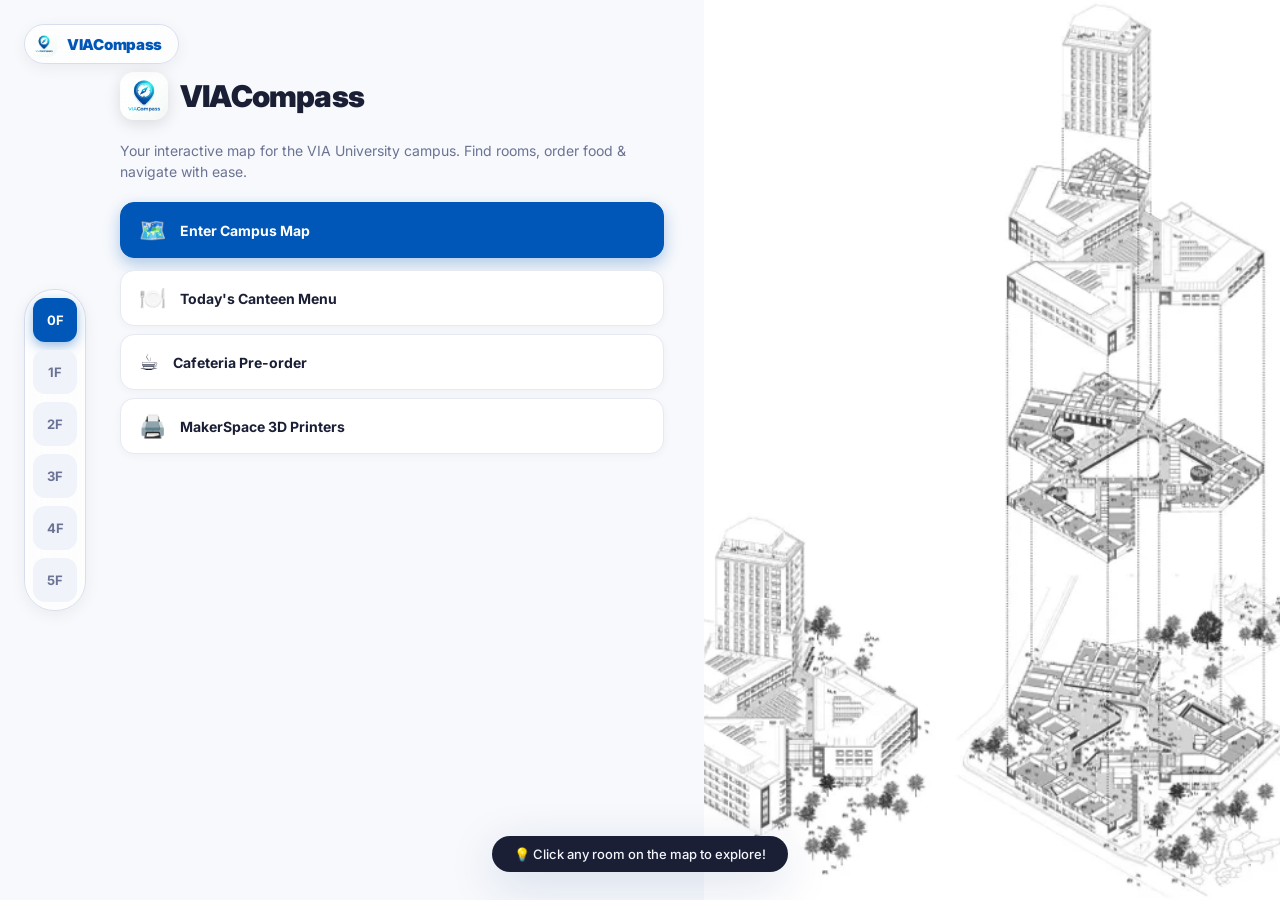
<file: index.html>
<!DOCTYPE html>
<html lang="en">
<head>
    <meta charset="UTF-8">
    <meta name="viewport" content="width=device-width, initial-scale=1.0, maximum-scale=1.0, user-scalable=no">
    <title>VIA Campus Map — Interactive Guide</title>
    <meta name="description" content="Interactive floor map for VIA University College Horsens — find rooms, check availability, order food, and get directions.">
    <link rel="preconnect" href="https://fonts.googleapis.com">
    <link rel="preconnect" href="https://fonts.gstatic.com" crossorigin>
    <link href="https://fonts.googleapis.com/css2?family=Inter:wght@300;400;500;600;700;800&display=swap" rel="stylesheet">
    <link rel="icon" type="image/png" href="viacompass_logo.png">
    <link rel="stylesheet" href="style.css">
</head>
<body>

<!-- ============================================================
     WELCOME / SPLASH SCREEN
============================================================ -->
<div class="welcome-screen" id="welcomeScreen">
    <div class="welcome-content">
        <div class="welcome-branding">
            <img src="viacompass_logo.png" alt="VIACompass Logo" class="welcome-logo">
            <h1>VIACompass</h1>
        </div>
        <p class="welcome-subtitle">Your interactive map for the VIA University campus. Find rooms, order food &amp; navigate with ease.</p>
        
        <div class="welcome-features">
            <button id="featMap" class="feat-card primary">
                <span class="feat-icon">🗺️</span>
                <span class="feat-text">Enter Campus Map</span>
            </button>
            <button id="featCanteen" class="feat-card">
                <span class="feat-icon">🍽️</span>
                <span class="feat-text">Today's Canteen Menu</span>
            </button>
            <button id="featCafe" class="feat-card">
                <span class="feat-icon">☕</span>
                <span class="feat-text">Cafeteria Pre-order</span>
            </button>
            <button id="featMaker" class="feat-card">
                <span class="feat-icon">🖨️</span>
                <span class="feat-text">MakerSpace 3D Printers</span>
            </button>
        </div>
    </div>
    <img src="image.png" alt="VIA Campus" class="welcome-bg">
</div>

<!-- ============================================================
     MAIN LAYOUT (Fullscreen Map)
============================================================ -->
<div class="app-layout">

    <!-- CENTER: MAP CANVAS -->
    <main class="map-area" id="mapArea">
        
        <!-- APP BRANDING ON MAP -->
        <div class="map-branding" id="mapBranding">
            <img src="viacompass_logo.png" alt="VIACompass">
            <span style="font-weight:900;letter-spacing:-0.3px;">VIACompass</span>
        </div>

        <!-- FLOATING FLOOR SELECTOR -->
        <div class="floating-floor-nav" id="floorList">
            <button class="floor-btn" data-floor="0">0F</button>
            <button class="floor-btn" data-floor="1">1F</button>
            <button class="floor-btn" data-floor="2">2F</button>
            <button class="floor-btn" data-floor="3">3F</button>
            <button class="floor-btn" data-floor="4">4F</button>
            <button class="floor-btn" data-floor="5">5F</button>
        </div>

        <!-- FLOATING ACTION BAR -->
        <div class="fab-bar">
            <button class="fab-btn quick-btn" data-action="group" title="Group Rooms">👥</button>
            <button class="fab-btn quick-btn" data-action="classrooms" title="Classrooms">🎓</button>
            <button class="fab-btn quick-btn" data-action="creative" title="Creative Spaces">🎨</button>
            <button class="fab-btn quick-btn" data-action="directions" id="fabDirToggle" title="Directions">🧭</button>
        </div>

        <!-- FLOATING DIRECTIONS BOX -->
        <div class="floating-dir-box hidden" id="floatDirBox">
            <h3>Directions</h3>
            <div class="dir-form">
                <input type="text" id="dirTo" placeholder="Where to? (e.g. C502)" autocomplete="off" />
                <button class="dir-go-btn" id="dirGoBtn">Go</button>
            </div>
            <div class="dir-result" id="dirResult" style="display:none;"></div>
        </div>

        <div class="floor-label-badge" id="floorLabelBadge">1st Floor</div>
        <div class="map-wrapper" id="mapWrapper">
            <svg id="floorSvg" viewBox="0 0 900 620" preserveAspectRatio="xMidYMid meet">
                <!-- Drawn dynamically by map.js -->
            </svg>
            <!-- Hover Tooltip -->
            <div class="map-tooltip hidden" id="mapTooltip"></div>
        </div>
    </main>

    <!-- RIGHT PANEL: Info / Details -->
    <aside class="sidebar-right" id="sidebarRight">
        <button class="panel-close" id="panelClose">✕</button>
        <div id="panelContent">
            <!-- Filled dynamically -->
            <div class="panel-welcome">
                <div class="welcome-icon">🗺️</div>
                <h2>Welcome to VIA Campus</h2>
                <p>Click any room or area on the map to see details, availability, menus, and more.</p>
                <div class="stats-row">
                    <div class="stat-card">
                        <div class="stat-num" id="statAvail">12</div>
                        <div class="stat-lbl">Rooms Free</div>
                    </div>
                    <div class="stat-card">
                        <div class="stat-num" id="statOccupied">8</div>
                        <div class="stat-lbl">Occupied</div>
                    </div>
                    <div class="stat-card">
                        <div class="stat-num">3</div>
                        <div class="stat-lbl">Events Today</div>
                    </div>
                </div>
            </div>
        </div>
    </aside>
</div>

<!-- ============================================================
     EVENTS MODAL
============================================================ -->
<div class="modal-overlay hidden" id="eventsModal">
    <div class="modal-box">
        <button class="modal-close" id="eventsModalClose">✕</button>
        <h2>📅 Upcoming Events</h2>
        <div class="events-list">
            <div class="event-card">
                <div class="event-date">Today, 12:00</div>
                <div class="event-title">Tech Talk: AI in Healthcare</div>
                <div class="event-loc">📍 Auditorium A, Floor 1</div>
                <div class="event-tags"><span class="tag tag-open">Open to all</span></div>
            </div>
            <div class="event-card">
                <div class="event-date">Today, 15:00</div>
                <div class="event-title">Robotics Club Meeting</div>
                <div class="event-loc">📍 MakerSpace, Floor 1</div>
                <div class="event-tags"><span class="tag tag-club">Club</span></div>
            </div>
            <div class="event-card">
                <div class="event-date">Tomorrow, 09:00</div>
                <div class="event-title">Guest Lecture: Sustainable Engineering</div>
                <div class="event-loc">📍 Auditorium B, Floor 1</div>
                <div class="event-tags"><span class="tag tag-open">Open to all</span></div>
            </div>
            <div class="event-card">
                <div class="event-date">Fri, 18:00</div>
                <div class="event-title">International Food Festival</div>
                <div class="event-loc">📍 Canteen, Floor 1</div>
                <div class="event-tags"><span class="tag tag-open">Open to all</span><span class="tag tag-free">Free</span></div>
            </div>
            <div class="event-card">
                <div class="event-date">Sat, 10:00</div>
                <div class="event-title">Hackathon 2026 — "Build for Good"</div>
                <div class="event-loc">📍 Multiple floors</div>
                <div class="event-tags"><span class="tag tag-open">Open to all</span><span class="tag tag-free">Register</span></div>
            </div>
        </div>
    </div>
</div>

<!-- ============================================================
     NOTIFICATION TOAST
============================================================ -->
<div class="toast hidden" id="toast"></div>

<script src="data.js"></script>
<script src="map.js"></script>
<script src="app.js"></script>
</body>
</html>
</file>
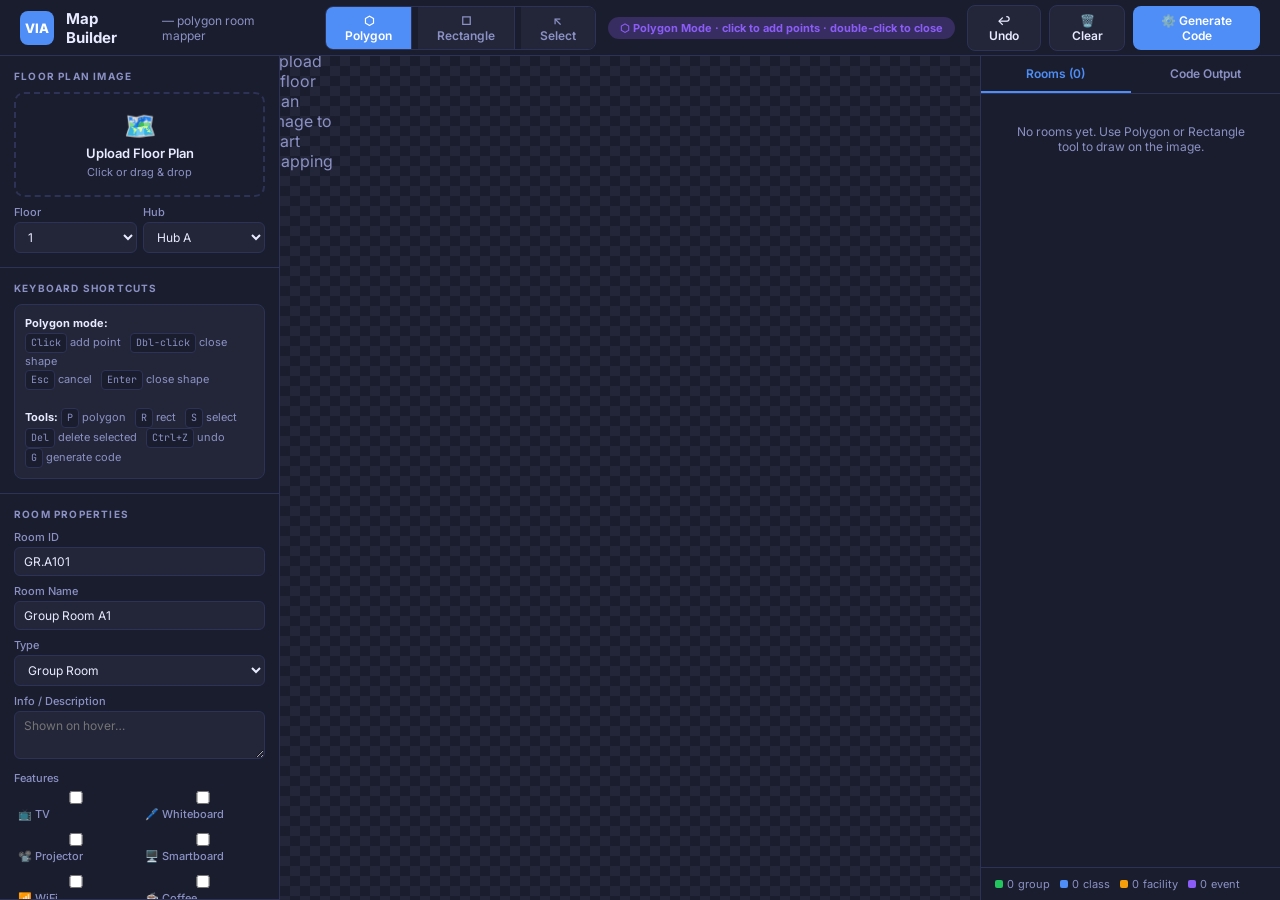
<file: builder.html>
<!DOCTYPE html>
<html lang="en">
<head>
<meta charset="UTF-8">
<meta name="viewport" content="width=device-width, initial-scale=1.0">
<title>VIA Map Builder — Polygon Room Mapper</title>
<link href="https://fonts.googleapis.com/css2?family=Inter:wght@300;400;500;600;700;800&family=JetBrains+Mono:wght@400;600&display=swap" rel="stylesheet">
<style>
:root {
    --bg:#0F1117;--surface:#1A1D2E;--surface2:#232639;--border:#2D3256;
    --text:#E8EAFF;--text-soft:#8B91C4;--blue:#4F8EF7;--blue-d:#3A75E0;
    --green:#22C55E;--red:#EF4444;--amber:#F59E0B;--purple:#8B5CF6;
    --radius:10px;
}
*,*::before,*::after{box-sizing:border-box;margin:0;padding:0;}
html,body{height:100%;font-family:'Inter',sans-serif;background:var(--bg);color:var(--text);overflow:hidden;}
button{cursor:pointer;font-family:inherit;border:none;outline:none;}
input,select,textarea{font-family:inherit;}

.app{display:grid;grid-template-rows:56px 1fr;grid-template-columns:280px 1fr 300px;height:100vh;}

/* ── HEADER ── */
header{
    grid-column:1/-1;background:var(--surface);border-bottom:1px solid var(--border);
    display:flex;align-items:center;padding:0 20px;gap:12px;
}
.logo{background:var(--blue);color:#fff;width:34px;height:34px;border-radius:8px;
    display:flex;align-items:center;justify-content:center;font-weight:800;font-size:13px;flex-shrink:0;}
header h1{font-size:15px;font-weight:700;}
.header-actions{margin-left:auto;display:flex;gap:8px;align-items:center;}

/* draw tools */
.draw-tools{display:flex;gap:0;border:1px solid var(--border);border-radius:8px;overflow:hidden;}
.draw-tool{padding:6px 14px;background:var(--surface2);color:var(--text-soft);font-size:12px;font-weight:600;
    border-right:1px solid var(--border);transition:.15s;}
.draw-tool:last-child{border-right:none;}
.draw-tool:hover{background:var(--surface);color:var(--text);}
.draw-tool.active{background:var(--blue);color:#fff;}

.btn{padding:7px 14px;border-radius:8px;font-size:12px;font-weight:600;transition:.15s;display:flex;align-items:center;gap:5px;}
.btn-primary{background:var(--blue);color:#fff;}.btn-primary:hover{background:var(--blue-d);}
.btn-ghost{background:var(--surface2);color:var(--text);border:1px solid var(--border);}.btn-ghost:hover{border-color:var(--blue);color:var(--blue);}

/* status pill */
.status-pill{padding:4px 12px;border-radius:20px;font-size:11px;font-weight:700;flex-shrink:0;}
.status-poly{background:rgba(139,92,246,.25);color:var(--purple);}
.status-rect{background:rgba(79,142,247,.2);color:var(--blue);}
.status-select{background:rgba(34,197,94,.2);color:var(--green);}

/* ── LEFT SIDEBAR ── */
.sidebar-left{background:var(--surface);border-right:1px solid var(--border);
    display:flex;flex-direction:column;overflow:hidden;}
.section{padding:14px;border-bottom:1px solid var(--border);}
.section.scroll{flex:1;overflow-y:auto;}
.section-label{font-size:10px;font-weight:700;letter-spacing:1.2px;color:var(--text-soft);margin-bottom:10px;text-transform:uppercase;}

.upload-zone{border:2px dashed var(--border);border-radius:var(--radius);padding:16px;
    text-align:center;cursor:pointer;transition:.15s;}
.upload-zone:hover,.upload-zone.drag{border-color:var(--blue);background:rgba(79,142,247,.05);}
.upload-zone p{font-size:11px;color:var(--text-soft);margin-top:4px;}
#fileInput{display:none;}

.field{margin-bottom:8px;}
.field label{display:block;font-size:11px;color:var(--text-soft);font-weight:500;margin-bottom:3px;}
.field input,.field select,.field textarea{
    width:100%;background:var(--surface2);border:1px solid var(--border);
    border-radius:6px;padding:6px 9px;font-size:12px;color:var(--text);transition:border-color .15s;}
.field input:focus,.field select:focus,.field textarea:focus{outline:none;border-color:var(--blue);}
.field textarea{resize:vertical;min-height:48px;}

.feature-grid{display:grid;grid-template-columns:1fr 1fr;gap:3px;}
.feat-cb{display:flex;align-items:center;gap:5px;font-size:11px;cursor:pointer;padding:3px 4px;border-radius:4px;}
.feat-cb:hover{background:var(--surface2);}
.feat-cb input{accent-color:var(--blue);}

/* hint box */
.hint-box{background:var(--surface2);border:1px solid var(--border);border-radius:8px;
    padding:10px;font-size:11px;color:var(--text-soft);line-height:1.6;}
.hint-box b{color:var(--text);}
.hint-box .key{display:inline-block;background:var(--surface);border:1px solid var(--border);
    border-radius:4px;padding:1px 5px;font-size:10px;font-family:'JetBrains Mono',monospace;}

/* ── CANVAS ── */
.canvas-area{position:relative;overflow:auto;
    background:repeating-conic-gradient(var(--surface) 0% 25%,var(--surface2) 0% 50%) 0 0/20px 20px;
    display:flex;align-items:flex-start;justify-content:flex-start;padding:20px;}

#mapWrap{position:relative;display:inline-block;user-select:none;}
#mapWrap img{display:block;max-width:none;pointer-events:none;image-rendering:crisp-edges;}
#mapSvg{position:absolute;top:0;left:0;width:100%;height:100%;overflow:visible;}

.empty-state{position:absolute;inset:0;display:flex;flex-direction:column;
    align-items:center;justify-content:center;gap:10px;color:var(--text-soft);pointer-events:none;}
.empty-state .icon{font-size:48px;opacity:.3;}

/* SVG room styles */
.r-shape{cursor:pointer;transition:opacity .12s;}
.r-shape:hover{opacity:.75;}
.r-shape.sel{stroke-width:3!important;filter:drop-shadow(0 0 6px rgba(255,255,255,.4));}

/* cursor tip */
.cursor-tip{position:fixed;background:var(--surface);border:1px solid var(--border);
    border-radius:6px;padding:3px 9px;font-size:11px;font-family:'JetBrains Mono',monospace;
    pointer-events:none;z-index:9000;display:none;color:var(--text-soft);}

/* ── RIGHT SIDEBAR ── */
.sidebar-right{background:var(--surface);border-left:1px solid var(--border);
    display:flex;flex-direction:column;overflow:hidden;}
.tabs{display:flex;border-bottom:1px solid var(--border);}
.tab-btn{flex:1;padding:10px;font-size:12px;font-weight:600;background:transparent;
    color:var(--text-soft);border-bottom:2px solid transparent;transition:.15s;}
.tab-btn.active{color:var(--blue);border-color:var(--blue);}
.tab-content{flex:1;overflow:hidden;display:none;flex-direction:column;}
.tab-content.active{display:flex;}

.code-box{flex:1;overflow:auto;padding:14px;font-family:'JetBrains Mono',monospace;
    font-size:11px;line-height:1.6;color:#a5f3fc;background:var(--surface2);white-space:pre;}
.code-actions{display:flex;gap:8px;padding:10px 14px;border-top:1px solid var(--border);}

.room-list{flex:1;overflow-y:auto;padding:10px;}
.room-item{background:var(--surface2);border:1px solid var(--border);border-radius:8px;
    padding:9px 10px;margin-bottom:5px;cursor:pointer;transition:.15s;
    display:flex;align-items:center;gap:8px;}
.room-item:hover{border-color:var(--blue);}
.room-item.active{border-color:var(--blue);background:rgba(79,142,247,.08);}
.room-dot{width:10px;height:10px;border-radius:2px;flex-shrink:0;}
.room-item-info{flex:1;min-width:0;}
.room-item-id{font-size:10px;color:var(--text-soft);font-weight:600;}
.room-item-name{font-size:12px;font-weight:600;white-space:nowrap;overflow:hidden;text-overflow:ellipsis;}
.room-item-del{color:var(--red);font-size:16px;flex-shrink:0;opacity:.4;line-height:1;}
.room-item-del:hover{opacity:1;}

.stats-bar{display:flex;gap:10px;padding:9px 14px;border-top:1px solid var(--border);
    font-size:11px;color:var(--text-soft);flex-wrap:wrap;}
.stat{display:flex;align-items:center;gap:4px;}
.stat-dot{width:8px;height:8px;border-radius:2px;}

::-webkit-scrollbar{width:5px;height:5px;}
::-webkit-scrollbar-thumb{background:var(--border);border-radius:3px;}
</style>
</head>
<body>
<div class="app">

<!-- HEADER -->
<header>
    <div class="logo">VIA</div>
    <h1>Map Builder</h1>
    <span style="font-size:12px;color:var(--text-soft);">— polygon room mapper</span>

    <div style="display:flex;gap:6px;margin-left:16px;" class="draw-tools">
        <button class="draw-tool active" id="toolPoly" title="P">⬡ Polygon</button>
        <button class="draw-tool" id="toolRect" title="R">□ Rectangle</button>
        <button class="draw-tool" id="toolSelect" title="S">↖ Select</button>
    </div>

    <span class="status-pill status-poly" id="statusPill">⬡ Polygon Mode · click to add points · double-click to close</span>

    <div class="header-actions">
        <button class="btn btn-ghost" id="undoBtn" title="Ctrl+Z">↩ Undo</button>
        <button class="btn btn-ghost" id="clearAllBtn">🗑️ Clear</button>
        <button class="btn btn-primary" id="generateBtn">⚙️ Generate Code</button>
    </div>
</header>

<!-- LEFT SIDEBAR -->
<aside class="sidebar-left">
    <div class="section">
        <div class="section-label">Floor Plan Image</div>
        <div class="upload-zone" id="uploadZone">
            <div style="font-size:26px;">🗺️</div>
            <div style="font-weight:600;font-size:13px;margin-top:4px;">Upload Floor Plan</div>
            <p>Click or drag & drop</p>
            <input type="file" id="fileInput" accept="image/*">
        </div>
        <div style="display:flex;gap:6px;margin-top:8px;">
            <div class="field" style="flex:1;margin:0;">
                <label>Floor</label>
                <select id="floorNum">
                    <option>1</option><option>2</option><option>3</option><option>4</option>
                    <option>5</option><option>6</option><option>7</option><option>8</option>
                </select>
            </div>
            <div class="field" style="flex:1;margin:0;">
                <label>Hub</label>
                <select id="hubSelect">
                    <option value="A">Hub A</option><option value="B">Hub B</option>
                    <option value="CL">C-Left</option>
                    <option value="CBL">C-BotL</option><option value="CBR">C-BotR</option>
                </select>
            </div>
        </div>
    </div>

    <div class="section">
        <div class="section-label">Keyboard Shortcuts</div>
        <div class="hint-box">
            <b>Polygon mode:</b><br>
            <span class="key">Click</span> add point &nbsp;
            <span class="key">Dbl-click</span> close shape<br>
            <span class="key">Esc</span> cancel &nbsp;
            <span class="key">Enter</span> close shape<br><br>
            <b>Tools:</b> <span class="key">P</span> polygon &nbsp;
            <span class="key">R</span> rect &nbsp;
            <span class="key">S</span> select<br>
            <span class="key">Del</span> delete selected &nbsp;
            <span class="key">Ctrl+Z</span> undo<br>
            <span class="key">G</span> generate code
        </div>
    </div>

    <div class="section scroll">
        <div class="section-label">Room Properties</div>
        <div class="field"><label>Room ID</label><input type="text" id="propId" value="GR.A101"></div>
        <div class="field"><label>Room Name</label><input type="text" id="propName" value="Group Room A1"></div>
        <div class="field">
            <label>Type</label>
            <select id="propType">
                <option value="group">Group Room</option>
                <option value="classroom">Classroom</option>
                <option value="facility">Facility</option>
                <option value="event">Event Space</option>
            </select>
        </div>
        <div class="field"><label>Info / Description</label><textarea id="propInfo" placeholder="Shown on hover…"></textarea></div>
        <div class="field">
            <label>Features</label>
            <div class="feature-grid">
                <label class="feat-cb"><input type="checkbox" value="tv" class="feat-check"> 📺 TV</label>
                <label class="feat-cb"><input type="checkbox" value="whiteboard" class="feat-check"> 🖊️ Whiteboard</label>
                <label class="feat-cb"><input type="checkbox" value="projector" class="feat-check"> 📽️ Projector</label>
                <label class="feat-cb"><input type="checkbox" value="smartboard" class="feat-check"> 🖥️ Smartboard</label>
                <label class="feat-cb"><input type="checkbox" value="wifi" class="feat-check"> 📶 WiFi</label>
                <label class="feat-cb"><input type="checkbox" value="coffee" class="feat-check"> ☕ Coffee</label>
                <label class="feat-cb"><input type="checkbox" value="wheelchair" class="feat-check"> ♿ Access</label>
                <label class="feat-cb"><input type="checkbox" value="silent" class="feat-check"> 🔇 Silent</label>
                <label class="feat-cb"><input type="checkbox" value="computers" class="feat-check"> 💻 PCs</label>
                <label class="feat-cb"><input type="checkbox" value="3d-printer" class="feat-check"> 🖨️ 3D Print</label>
            </div>
        </div>
        <div class="field"><label>Capacity (seats)</label><input type="number" id="propCapacity" min="1" placeholder="e.g. 6"></div>
        <div class="field">
            <label>Special Behaviour</label>
            <select id="propSpecial">
                <option value="">None</option>
                <option value="canteen">Canteen Menu</option>
                <option value="cafe">Café Menu</option>
                <option value="makerspace">MakerSpace</option>
                <option value="events">Events Pillar</option>
            </select>
        </div>
        <div class="field">
            <label>Quick Find</label>
            <select id="propQuick">
                <option value="">None</option>
                <option value="coffee">☕ Coffee</option>
                <option value="bathroom">🚻 Restroom</option>
                <option value="trash">🗑️ Recycling</option>
                <option value="exit">🚪 Exit</option>
                <option value="printer">🖨️ Printer</option>
            </select>
        </div>
        <div class="field"><label style="display:flex;gap:6px;align-items:center;"><input type="checkbox" id="propReservable"> Reservable</label></div>
    </div>
</aside>

<!-- CANVAS -->
<main class="canvas-area" id="canvasArea">
    <div id="mapWrap">
        <div class="empty-state" id="emptyState">
            <div class="icon">🗺️</div>
            <p>Upload a floor plan image to start mapping</p>
        </div>
        <svg id="mapSvg"></svg>
    </div>
</main>

<!-- RIGHT SIDEBAR -->
<aside class="sidebar-right">
    <div class="tabs">
        <button class="tab-btn active" data-tab="rooms">Rooms (<span id="roomCount">0</span>)</button>
        <button class="tab-btn" data-tab="code">Code Output</button>
    </div>
    <div class="tab-content active" id="tab-rooms">
        <div class="room-list" id="roomList">
            <div style="text-align:center;color:var(--text-soft);font-size:12px;padding:20px;">
                No rooms yet. Use Polygon or Rectangle tool to draw on the image.
            </div>
        </div>
        <div class="stats-bar">
            <span class="stat"><span class="stat-dot" style="background:var(--green)"></span><span id="s-gr">0</span> group</span>
            <span class="stat"><span class="stat-dot" style="background:var(--blue)"></span><span id="s-cl">0</span> class</span>
            <span class="stat"><span class="stat-dot" style="background:var(--amber)"></span><span id="s-fa">0</span> facility</span>
            <span class="stat"><span class="stat-dot" style="background:var(--purple)"></span><span id="s-ev">0</span> event</span>
        </div>
    </div>
    <div class="tab-content" id="tab-code">
        <div style="padding:10px 14px;border-bottom:1px solid var(--border);font-size:11px;color:var(--text-soft);">
            Paste into <code style="color:var(--blue);">FLOOR_DATA[<span id="codeFlLbl">1</span>].rooms</code> in <code style="color:var(--blue);">data.js</code>
        </div>
        <div class="code-box" id="codeBox">// Click "Generate Code" to produce output</div>
        <div class="code-actions">
            <button class="btn btn-primary" style="flex:1;" id="copyBtn">📋 Copy</button>
            <button class="btn btn-ghost" id="downloadBtn">⬇️ .js</button>
        </div>
    </div>
</aside>

</div>
<div class="cursor-tip" id="cursorTip"></div>

<script>
// ═══════════════════════════════════════════════════════════════
//  CONSTANTS & STATE
// ═══════════════════════════════════════════════════════════════
const TYPE_COLOR = {
    group:    {fill:'rgba(34,197,94,.4)',   stroke:'#22C55E'},
    classroom:{fill:'rgba(79,142,247,.4)',  stroke:'#4F8EF7'},
    facility: {fill:'rgba(245,158,11,.4)',  stroke:'#F59E0B'},
    event:    {fill:'rgba(139,92,246,.4)',  stroke:'#8B5CF6'},
};

let rooms      = [];
let tool       = 'poly';   // 'poly' | 'rect' | 'select'
let selected   = null;
let imgLoaded  = false;

// Polygon-in-progress
let polyPts    = [];       // [{x,y}] accumulated clicks
let previewPt  = null;     // current mouse position (rubber-band)

// Rect-in-progress
let rectStart  = null;
let rectDragging = false;

// ═══════════════════════════════════════════════════════════════
//  DOM
// ═══════════════════════════════════════════════════════════════
const mapWrap    = document.getElementById('mapWrap');
const mapSvg     = document.getElementById('mapSvg');
const emptyState = document.getElementById('emptyState');
const roomList   = document.getElementById('roomList');
const codeBox    = document.getElementById('codeBox');
const roomCount  = document.getElementById('roomCount');
const cursorTip  = document.getElementById('cursorTip');
const statusPill = document.getElementById('statusPill');

// SVG namespace helper
const NS = 'http://www.w3.org/2000/svg';
function se(tag,attrs={}){
    const e=document.createElementNS(NS,tag);
    for(const [k,v] of Object.entries(attrs)) e.setAttribute(k,v);
    return e;
}

// ═══════════════════════════════════════════════════════════════
//  IMAGE UPLOAD
// ═══════════════════════════════════════════════════════════════
const uploadZone = document.getElementById('uploadZone');
const fileInput  = document.getElementById('fileInput');

uploadZone.addEventListener('click', () => fileInput.click());
uploadZone.addEventListener('dragover', e => { e.preventDefault(); uploadZone.classList.add('drag'); });
uploadZone.addEventListener('dragleave', () => uploadZone.classList.remove('drag'));
uploadZone.addEventListener('drop', e => { e.preventDefault(); uploadZone.classList.remove('drag'); loadFile(e.dataTransfer.files[0]); });
fileInput.addEventListener('change', () => loadFile(fileInput.files[0]));

function loadFile(file) {
    if (!file?.type.startsWith('image/')) return;
    const url = URL.createObjectURL(file);
    const img = new Image();
    img.onload = () => {
        mapWrap.querySelectorAll('img').forEach(i=>i.remove());
        const el = document.createElement('img');
        el.src = url;
        el.style.cssText = 'display:block;max-width:none;';
        mapWrap.insertBefore(el, mapSvg);
        mapSvg.setAttribute('viewBox', `0 0 ${img.naturalWidth} ${img.naturalHeight}`);
        mapSvg.style.width  = el.offsetWidth  + 'px';
        mapSvg.style.height = el.offsetHeight + 'px';
        imgLoaded = true;
        emptyState.style.display = 'none';
        uploadZone.innerHTML = `<div style="font-size:12px;color:var(--green);">✓ ${file.name}</div>`;

        // Sync SVG size when window resizes
        new ResizeObserver(()=>{
            mapSvg.style.width  = el.offsetWidth  + 'px';
            mapSvg.style.height = el.offsetHeight + 'px';
        }).observe(el);
    };
    img.src = url;
}

// Convert screen coords → SVG local coords
function svgPt(e) {
    const pt = mapSvg.createSVGPoint();
    pt.x = e.clientX; pt.y = e.clientY;
    return pt.matrixTransform(mapSvg.getScreenCTM().inverse());
}

// ═══════════════════════════════════════════════════════════════
//  TOOL SWITCHING
// ═══════════════════════════════════════════════════════════════
const TOOLS = {
    poly:   { btn:'toolPoly',   pill:'⬡ Polygon · click to add points · double-click to close', cls:'status-poly' },
    rect:   { btn:'toolRect',   pill:'□ Rectangle · click and drag',                             cls:'status-rect'  },
    select: { btn:'toolSelect', pill:'↖ Select · click a shape to select it',                    cls:'status-select'},
};

function setTool(t) {
    cancelPoly();
    tool = t;
    document.querySelectorAll('.draw-tool').forEach(b => b.classList.remove('active'));
    document.getElementById(TOOLS[t].btn).classList.add('active');
    statusPill.textContent = TOOLS[t].pill;
    statusPill.className = `status-pill ${TOOLS[t].cls}`;
    mapWrap.style.cursor = t === 'select' ? 'default' : 'crosshair';
    if (t !== 'select') selectRoom(null);
}

document.getElementById('toolPoly').addEventListener('click', () => setTool('poly'));
document.getElementById('toolRect').addEventListener('click', () => setTool('rect'));
document.getElementById('toolSelect').addEventListener('click', () => setTool('select'));

// ═══════════════════════════════════════════════════════════════
//  POLYGON DRAWING
// ═══════════════════════════════════════════════════════════════
function cancelPoly() {
    polyPts = [];
    previewPt = null;
    refreshPreview();
}

function closePoly() {
    if (polyPts.length < 3) { cancelPoly(); return; }
    const room = buildRoomFromPoly(polyPts);
    commitRoom(room);
    cancelPoly();
}

function refreshPreview() {
    // Remove old preview elements
    mapSvg.querySelectorAll('.preview').forEach(e => e.remove());
    if (polyPts.length === 0) return;

    const allPts = previewPt ? [...polyPts, previewPt] : polyPts;
    const pts = allPts.map(p=>`${p.x},${p.y}`).join(' ');

    if (allPts.length >= 2) {
        // Polygon fill preview
        if (allPts.length >= 3) {
            const poly = se('polygon', {
                class:'preview', points:pts,
                fill:'rgba(139,92,246,.18)', stroke:'none', 'pointer-events':'none'
            });
            mapSvg.appendChild(poly);
        }
        // Polyline (open path)
        const line = se('polyline', {
            class:'preview', points:pts,
            fill:'none', stroke:'#8B5CF6', 'stroke-width':'2',
            'stroke-dasharray':'6 4', 'pointer-events':'none'
        });
        mapSvg.appendChild(line);
    }

    // Dots for each clicked point
    polyPts.forEach((p, i) => {
        const dot = se('circle', {
            class:'preview', cx:p.x, cy:p.y, r:'5',
            fill: i===0 ? '#22C55E' : '#8B5CF6',
            stroke:'white', 'stroke-width':'1.5', 'pointer-events':'none'
        });
        mapSvg.appendChild(dot);

        // Label first point "close here"
        if (i===0 && polyPts.length>=3) {
            const lbl = se('text', {
                class:'preview', x:p.x+8, y:p.y-6,
                fill:'#22C55E', 'font-size':'10', 'font-family':'Inter,sans-serif',
                'font-weight':'700', 'pointer-events':'none'
            });
            lbl.textContent = 'close here';
            mapSvg.appendChild(lbl);
        }
    });

    // Point count
    if (polyPts.length > 0) {
        const last = polyPts[polyPts.length-1];
        const cnt = se('text', {
            class:'preview', x:last.x+8, y:last.y+16,
            fill:'#a5f3fc', 'font-size':'10', 'font-family':'JetBrains Mono,monospace',
            'pointer-events':'none'
        });
        cnt.textContent = `${polyPts.length} pts`;
        mapSvg.appendChild(cnt);
    }
}

// ═══════════════════════════════════════════════════════════════
//  SVG MOUSE EVENTS
// ═══════════════════════════════════════════════════════════════
mapSvg.addEventListener('mousemove', e => {
    if (!imgLoaded) return;
    const p = svgPt(e);

    // Cursor tip
    cursorTip.style.display = 'block';
    cursorTip.style.left = (e.clientX+16)+'px';
    cursorTip.style.top  = (e.clientY+16)+'px';
    cursorTip.textContent = `${Math.round(p.x)}, ${Math.round(p.y)}`;

    if (tool==='poly') {
        previewPt = {x:Math.round(p.x), y:Math.round(p.y)};
        refreshPreview();
    } else if (tool==='rect' && rectDragging) {
        drawRectPreview(rectStart, {x:Math.round(p.x),y:Math.round(p.y)});
    }
});

mapSvg.addEventListener('mouseleave', () => { cursorTip.style.display='none'; });

// Click — polygon point or shape selection
mapSvg.addEventListener('click', e => {
    if (!imgLoaded) return;
    e.stopPropagation();
    if (tool !== 'poly') return;

    const p = {x: Math.round(svgPt(e).x), y: Math.round(svgPt(e).y)};

    // Click close to first point → close polygon
    if (polyPts.length >= 3) {
        const d = Math.hypot(p.x-polyPts[0].x, p.y-polyPts[0].y);
        if (d < 12) { closePoly(); return; }
    }

    polyPts.push(p);
    refreshPreview();
});

// Double-click → close polygon
mapSvg.addEventListener('dblclick', e => {
    if (!imgLoaded || tool !== 'poly') return;
    e.preventDefault(); e.stopPropagation();
    closePoly();
});

// Rect drag
mapSvg.addEventListener('mousedown', e => {
    if (!imgLoaded || tool !== 'rect' || e.button !== 0) return;
    rectStart = {x:Math.round(svgPt(e).x), y:Math.round(svgPt(e).y)};
    rectDragging = true;
});
document.addEventListener('mouseup', e => {
    if (!rectDragging) return;
    rectDragging = false;
    mapSvg.querySelectorAll('.rect-preview').forEach(el=>el.remove());
    if (!rectStart) return;
    const p = {x:Math.round(svgPt(e).x), y:Math.round(svgPt(e).y)};
    const w = Math.abs(p.x-rectStart.x), h = Math.abs(p.y-rectStart.y);
    if (w<8||h<8) return;
    const x = Math.min(rectStart.x,p.x), y = Math.min(rectStart.y,p.y);
    // Convert rect to polygon points
    const pts = [{x,y},{x:x+w,y},{x:x+w,y:y+h},{x,y:y+h}];
    commitRoom(buildRoomFromPoly(pts));
    rectStart = null;
});

function drawRectPreview(a, b) {
    mapSvg.querySelectorAll('.rect-preview').forEach(el=>el.remove());
    const x=Math.min(a.x,b.x), y=Math.min(a.y,b.y);
    const w=Math.abs(b.x-a.x), h=Math.abs(b.y-a.y);
    const r = se('rect',{
        class:'rect-preview',x,y,width:w,height:h,
        fill:'rgba(79,142,247,.18)',stroke:'#4F8EF7','stroke-width':'2',
        'stroke-dasharray':'6 4','pointer-events':'none',rx:'2'
    });
    mapSvg.appendChild(r);
}

// ═══════════════════════════════════════════════════════════════
//  BUILD ROOM FROM POLYGON
// ═══════════════════════════════════════════════════════════════
function buildRoomFromPoly(pts) {
    const features = [...document.querySelectorAll('.feat-check:checked')].map(c=>c.value);
    const cap = document.getElementById('propCapacity').value;
    if (cap) features.push('capacity-'+cap);
    const quick   = document.getElementById('propQuick').value;
    const special = document.getElementById('propSpecial').value;

    return {
        id:         document.getElementById('propId').value.trim()   || 'ROOM.'+Date.now(),
        name:       document.getElementById('propName').value.trim() || 'Unnamed Room',
        type:       document.getElementById('propType').value,
        hub:        document.getElementById('hubSelect').value,
        shape:      'poly',
        points:     pts.map(p=>({x:p.x,y:p.y})),
        info:       document.getElementById('propInfo').value.trim(),
        features,
        quickTarget: quick ? [quick] : undefined,
        special:     special || undefined,
        reservable:  document.getElementById('propReservable').checked || undefined,
    };
}

// ═══════════════════════════════════════════════════════════════
//  COMMIT ROOM
// ═══════════════════════════════════════════════════════════════
function commitRoom(room) {
    rooms.push(room);
    autoIncrementId();
    renderAllRooms();
    renderRoomList();
    updateStats();
    selectRoom(room.id);
}

function autoIncrementId() {
    const el = document.getElementById('propId');
    const m  = el.value.match(/^(.*?)(\d+)$/);
    if (m) el.value = m[1] + String(+m[2]+1).padStart(m[2].length,'0');
}

// ═══════════════════════════════════════════════════════════════
//  RENDER ALL ROOMS (SVG)
// ═══════════════════════════════════════════════════════════════
function renderAllRooms() {
    // Remove old room shapes only (keep preview elements)
    mapSvg.querySelectorAll('.r-shape,.r-label').forEach(e=>e.remove());

    rooms.forEach(room => {
        const c = TYPE_COLOR[room.type] || TYPE_COLOR.group;
        const isSel = selected === room.id;

        const pts = room.points.map(p=>`${p.x},${p.y}`).join(' ');
        const shape = se('polygon',{
            class: 'r-shape' + (isSel?' sel':''),
            points: pts,
            fill: c.fill, stroke: c.stroke,
            'stroke-width': isSel ? '3' : '1.5',
            'data-id': room.id,
        });

        // Centroid for label
        const cx = room.points.reduce((s,p)=>s+p.x,0)/room.points.length;
        const cy = room.points.reduce((s,p)=>s+p.y,0)/room.points.length;

        const lbl = se('text',{
            class:'r-label',x:cx,y:cy+4,
            'text-anchor':'middle',fill:'rgba(255,255,255,.85)',
            'font-size':'11','font-family':'Inter,sans-serif','font-weight':'700',
            'pointer-events':'none',
        });
        lbl.textContent = room.name.length>14 ? room.id : room.name;

        shape.addEventListener('click', e => {
            e.stopPropagation();
            if (tool==='select') selectRoom(room.id);
        });

        mapSvg.appendChild(shape);
        mapSvg.appendChild(lbl);
    });
    roomCount.textContent = rooms.length;
    document.getElementById('codeFlLbl').textContent = document.getElementById('floorNum').value;
}

// ═══════════════════════════════════════════════════════════════
//  SELECTION
// ═══════════════════════════════════════════════════════════════
function selectRoom(id) {
    selected = id;
    renderAllRooms();
    document.querySelectorAll('.room-item').forEach(el=>el.classList.toggle('active',el.dataset.id===id));

    if (!id) return;
    const r = rooms.find(r=>r.id===id);
    if (!r) return;
    document.getElementById('propId').value      = r.id;
    document.getElementById('propName').value    = r.name;
    document.getElementById('propType').value    = r.type;
    document.getElementById('propInfo').value    = r.info||'';
    document.getElementById('propSpecial').value = r.special||'';
    document.getElementById('propReservable').checked = !!r.reservable;
    document.getElementById('hubSelect').value   = r.hub;
    const cap = (r.features||[]).find(f=>f.startsWith('capacity-'));
    document.getElementById('propCapacity').value = cap?cap.replace('capacity-',''):'';
    document.querySelectorAll('.feat-check').forEach(cb=>{cb.checked=(r.features||[]).includes(cb.value);});
    document.getElementById('propQuick').value = (r.quickTarget||[])[0]||'';
}

// Click empty SVG to deselect
mapSvg.addEventListener('click', e => {
    if (e.target===mapSvg || e.target.tagName==='image') selectRoom(null);
});

// ═══════════════════════════════════════════════════════════════
//  DELETE
// ═══════════════════════════════════════════════════════════════
function deleteRoom(id) {
    rooms = rooms.filter(r=>r.id!==id);
    if (selected===id) selected=null;
    renderAllRooms();
    renderRoomList();
    updateStats();
}

// ═══════════════════════════════════════════════════════════════
//  ROOM LIST
// ═══════════════════════════════════════════════════════════════
function renderRoomList() {
    if (!rooms.length) {
        roomList.innerHTML='<div style="text-align:center;color:var(--text-soft);font-size:12px;padding:20px;">No rooms yet.</div>';
        return;
    }
    roomList.innerHTML = rooms.map(r=>{
        const c = TYPE_COLOR[r.type]?.stroke||'#888';
        return `<div class="room-item${selected===r.id?' active':''}" data-id="${r.id}" onclick="selectRoom('${r.id}');setTool('select');">
            <div class="room-dot" style="background:${c}"></div>
            <div class="room-item-info">
                <div class="room-item-id">${r.id} · Hub ${r.hub} · ${r.points.length} pts</div>
                <div class="room-item-name">${r.name}</div>
            </div>
            <span class="room-item-del" onclick="event.stopPropagation();deleteRoom('${r.id}')">×</span>
        </div>`;
    }).join('');
}

function updateStats() {
    const c={group:0,classroom:0,facility:0,event:0};
    rooms.forEach(r=>{if(c[r.type]!==undefined)c[r.type]++;});
    document.getElementById('s-gr').textContent=c.group;
    document.getElementById('s-cl').textContent=c.classroom;
    document.getElementById('s-fa').textContent=c.facility;
    document.getElementById('s-ev').textContent=c.event;
}

// ═══════════════════════════════════════════════════════════════
//  LIVE FORM SYNC
// ═══════════════════════════════════════════════════════════════
function syncSelected() {
    if (!selected) return;
    const r = rooms.find(r=>r.id===selected);
    if (!r) return;
    const feats=[...document.querySelectorAll('.feat-check:checked')].map(c=>c.value);
    const cap=document.getElementById('propCapacity').value;
    if(cap) feats.push('capacity-'+cap);
    const newId=document.getElementById('propId').value.trim();
    r.id=newId||r.id; selected=r.id;
    r.name=document.getElementById('propName').value.trim()||r.name;
    r.type=document.getElementById('propType').value;
    r.hub=document.getElementById('hubSelect').value;
    r.info=document.getElementById('propInfo').value.trim();
    r.features=feats;
    const qt=document.getElementById('propQuick').value;
    r.quickTarget=qt?[qt]:undefined;
    r.special=document.getElementById('propSpecial').value||undefined;
    r.reservable=document.getElementById('propReservable').checked||undefined;
    renderAllRooms(); renderRoomList(); updateStats();
}
['propId','propName','propType','propInfo','propCapacity','propSpecial','propQuick','hubSelect','propReservable',
 ...document.querySelectorAll('.feat-check')].forEach(v=>{
    const el=typeof v==='string'?document.getElementById(v):v;
    if(el){el.addEventListener('input',syncSelected);el.addEventListener('change',syncSelected);}
});

// ═══════════════════════════════════════════════════════════════
//  CODE GENERATION
// ═══════════════════════════════════════════════════════════════
document.getElementById('generateBtn').addEventListener('click', generateCode);

function generateCode() {
    if (!rooms.length) { codeBox.textContent='// No rooms yet!'; return; }
    const fl = document.getElementById('floorNum').value;
    const lines = rooms.map(r => {
        const ptStr = r.points.map(p=>`{x:${p.x},y:${p.y}}`).join(', ');
        const extras=[];
        if(r.info)         extras.push(`      info: ${JSON.stringify(r.info)}`);
        if(r.features?.length) extras.push(`      features: ${JSON.stringify(r.features)}`);
        if(r.quickTarget?.length) extras.push(`      quickTarget: ${JSON.stringify(r.quickTarget)}`);
        if(r.special)      extras.push(`      special: '${r.special}'`);
        if(r.reservable)   extras.push(`      reservable: true`);
        const extra=extras.length?',\n'+extras.join(',\n'):'';
        return `    { id:'${r.id}', name:'${r.name}', type:'${r.type}', hub:'${r.hub}',\n      shape:'poly', points:[${ptStr}]${extra} }`;
    });
    const out=`// Floor ${fl} — paste into FLOOR_DATA[${fl}].rooms in data.js\n// Generated ${new Date().toLocaleString()}\n\n[\n${lines.join(',\n\n')}\n]`;
    codeBox.textContent=out;
    switchTab('code');
}

document.getElementById('copyBtn').addEventListener('click',()=>{
    navigator.clipboard.writeText(codeBox.textContent).then(()=>toast('📋 Copied!'));
});
document.getElementById('downloadBtn').addEventListener('click',()=>{
    const fl=document.getElementById('floorNum').value;
    const a=document.createElement('a');
    a.href=URL.createObjectURL(new Blob([codeBox.textContent],{type:'text/javascript'}));
    a.download=`floor${fl}_rooms.js`; a.click();
});
document.getElementById('clearAllBtn').addEventListener('click',()=>{
    if(!rooms.length||confirm('Clear all rooms?')){
        rooms=[];selected=null;cancelPoly();
        renderAllRooms();renderRoomList();updateStats();
        codeBox.textContent='// Click "Generate Code" to produce output';
    }
});

// Undo
document.getElementById('undoBtn').addEventListener('click',()=>{
    if(polyPts.length>0){polyPts.pop();refreshPreview();return;}
    if(rooms.length){
        const r=rooms.pop();
        if(selected===r.id)selected=null;
        renderAllRooms();renderRoomList();updateStats();
    }
});

// ═══════════════════════════════════════════════════════════════
//  TABS
// ═══════════════════════════════════════════════════════════════
function switchTab(name){
    document.querySelectorAll('.tab-btn').forEach(b=>b.classList.toggle('active',b.dataset.tab===name));
    document.querySelectorAll('.tab-content').forEach(t=>t.classList.toggle('active',t.id==='tab-'+name));
}
document.querySelectorAll('.tab-btn').forEach(b=>b.addEventListener('click',()=>switchTab(b.dataset.tab)));

// ═══════════════════════════════════════════════════════════════
//  TOAST
// ═══════════════════════════════════════════════════════════════
function toast(msg){
    const t=document.createElement('div');
    t.style.cssText='position:fixed;bottom:24px;left:50%;transform:translateX(-50%);background:var(--green);color:#fff;padding:8px 20px;border-radius:20px;z-index:9999;font-size:13px;font-weight:600;';
    t.textContent=msg; document.body.appendChild(t);
    setTimeout(()=>t.remove(),1800);
}

// ═══════════════════════════════════════════════════════════════
//  KEYBOARD
// ═══════════════════════════════════════════════════════════════
document.addEventListener('keydown', e => {
    if(document.activeElement.tagName==='INPUT'||document.activeElement.tagName==='TEXTAREA') return;
    if(e.key==='Escape')  cancelPoly();
    if(e.key==='Enter')   closePoly();
    if(e.key==='Delete'&&selected) deleteRoom(selected);
    if(e.key==='p'||e.key==='P') setTool('poly');
    if(e.key==='r'||e.key==='R') setTool('rect');
    if(e.key==='s'||e.key==='S') setTool('select');
    if(e.key==='g'||e.key==='G') generateCode();
    if(e.ctrlKey&&e.key==='z'){ e.preventDefault(); document.getElementById('undoBtn').click(); }
});
</script>
</body>
</html>
</file>
<file: style.css>
/* ─── VIA Campus Map — style.css ─────────────────────────────────────────── */

/* ── DESIGN TOKENS ──────────────────────────────────────────────────────── */
:root {
    --via-blue:    #0057B7;
    --via-blue-d:  #003F8A;
    --via-blue-l:  #E8F0FF;
    --bg:          #F4F6FB;
    --surface:     #FFFFFF;
    --surface2:    #F0F3FA;
    --border:      #D8DEEE;
    --text:        #1A1F36;
    --text-soft:   #6B7394;
    --green:       #22C55E;
    --green-l:     #DCFCE7;
    --red:         #EF4444;
    --red-l:       #FEE2E2;
    --amber:       #F59E0B;
    --amber-l:     #FEF3C7;
    --purple:      #8B5CF6;
    --purple-l:    #EDE9FE;
    --header-h:    64px;
    --ribbon-h:    44px;
    --sidebar-w:   220px;
    --sidebar-r-w: 320px;
    --radius:      12px;
    --radius-sm:   8px;
    --shadow:      0 4px 24px rgba(0,40,120,.08);
    --shadow-lg:   0 12px 48px rgba(0,40,120,.15);
    --transition:  .18s cubic-bezier(.4,0,.2,1);
}

/* Dark mode */
[data-theme="dark"] {
    --bg:       #0F1117;
    --surface:  #1A1D2E;
    --surface2: #232639;
    --border:   #2D3256;
    --text:     #E8EAFF;
    --text-soft:#8B91C4;
    --via-blue-l: #1A2C50;
    --shadow:   0 4px 24px rgba(0,0,0,.4);
}

/* ── RESET & BASE ───────────────────────────────────────────────────────── */
*, *::before, *::after { box-sizing: border-box; margin: 0; padding: 0; }
html, body { height: 100%; overflow: hidden; }
body {
    font-family: 'Inter', system-ui, sans-serif;
    background: var(--bg);
    color: var(--text);
    display: flex;
    flex-direction: column;
    font-size: 14px;
    transition: background var(--transition), color var(--transition);
}
button { cursor: pointer; font-family: inherit; border: none; outline: none; }
input, select { font-family: inherit; }
::selection { background: var(--via-blue); color: #fff; }

/* ── FLOATING CONTROLS ───────────────────────────────────────────────────── */
/* Floating Floor Selector (Left Edge) */
.floating-floor-nav {
    position: fixed; left: 24px; top: 50%; transform: translateY(-50%);
    z-index: 10000; display: flex; flex-direction: column; gap: 8px;
    background: rgba(255,255,255,0.7); backdrop-filter: blur(12px); -webkit-backdrop-filter: blur(12px);
    padding: 8px; border-radius: 30px; border: 1px solid var(--border);
    box-shadow: 0 4px 16px rgba(0,0,0,0.06);
}
[data-theme="dark"] .floating-floor-nav { background: rgba(26, 29, 46, 0.85); }

.map-branding {
    position: fixed; left: 24px; top: 24px; z-index: 10000;
    display: flex; align-items: center; gap: 10px;
    background: rgba(255,255,255,0.7); backdrop-filter: blur(12px); -webkit-backdrop-filter: blur(12px);
    padding: 6px 16px 6px 6px; border-radius: 20px; border: 1px solid var(--border);
    box-shadow: 0 4px 16px rgba(0,0,0,0.06); color: var(--via-blue); font-size: 15px;
}
.map-branding img { width: 26px; height: 26px; border-radius: 8px; }
[data-theme="dark"] .map-branding { background: rgba(26, 29, 46, 0.85); color: #fff; }

.floor-btn {
    width: 44px; height: 44px;
    background: var(--surface2); border: none;
    border-radius: 12px; font-weight: 700; font-size: 13px;
    color: var(--text-soft); transition: var(--transition);
}
.floor-btn:hover { background: var(--via-blue-l); color: var(--via-blue); }
.floor-btn.active {
    background: var(--via-blue); color: #fff;
    box-shadow: 0 4px 12px rgba(0, 87, 183, 0.4);
}

/* Floating Action Bar (Bottom Center) */
.fab-bar {
    position: absolute; bottom: 30px; left: 50%;
    transform: translateX(-50%);
    display: flex; gap: 12px;
    background: rgba(255, 255, 255, 0.9); backdrop-filter: blur(10px);
    padding: 10px 14px; border-radius: 30px;
    box-shadow: 0 8px 32px rgba(0, 0, 0, 0.15);
    z-index: 50; border: 1px solid var(--border);
}
[data-theme="dark"] .fab-bar { background: rgba(26, 29, 46, 0.9); }

.fab-btn {
    width: 48px; height: 48px; border-radius: 50%;
    background: var(--surface); border: 1px solid var(--border);
    font-size: 20px; display: flex; align-items: center; justify-content: center;
    transition: var(--transition); box-shadow: 0 2px 8px rgba(0,0,0,0.05);
}
.fab-btn:hover { transform: translateY(-4px); box-shadow: 0 6px 16px rgba(0,0,0,0.1); border-color: var(--via-blue); }
.fab-btn.active { background: var(--via-blue-l); border-color: var(--via-blue); box-shadow: 0 0 0 2px var(--via-blue); }

/* Floating Directions Box */
.floating-dir-box {
    position: absolute; bottom: 90px; left: 50%;
    transform: translateX(-50%);
    background: var(--surface); width: 320px;
    padding: 16px; border-radius: 16px;
    box-shadow: 0 12px 48px rgba(0, 0, 0, 0.2);
    z-index: 60; border: 1px solid var(--border);
    transition: var(--transition);
    opacity: 1; pointer-events: auto;
}
.floating-dir-box.hidden { opacity: 0; pointer-events: none; transform: translate(-50%, 10px); }
.floating-dir-box h3 { margin-bottom: 12px; font-size: 15px; font-weight: 700; display: flex; align-items: center; gap: 8px; }
.floating-dir-box h3::before { content: '🧭'; }

.dir-form { display: flex; gap: 8px; }
.dir-form input {
    flex: 1; padding: 10px 14px;
    background: var(--surface2); border: 1px solid var(--border);
    border-radius: 8px; font-size: 13px; color: var(--text);
    outline: none; transition: border-color 0.2s;
}
.dir-form input:focus { border-color: var(--via-blue); }
.dir-go-btn {
    background: var(--via-blue); color: #fff;
    padding: 0 16px; border-radius: 8px; font-weight: 700;
    transition: background 0.2s;
}
.dir-go-btn:hover { background: var(--via-blue-d); }

.dir-result {
    margin-top: 12px; padding: 12px;
    background: var(--via-blue-l); border-radius: 8px;
    font-size: 12px; line-height: 1.5; color: var(--via-blue-d);
}

/* ── MAIN LAYOUT ────────────────────────────────────────────────────────── */
.app-layout {
    display: flex;
    flex: 1;
    overflow: hidden;
    height: 100vh;
    width: 100vw;
}

/* ── MAP AREA ───────────────────────────────────────────────────────────── */
.map-area {
    flex: 1; position: relative;
    overflow: hidden;
    background: var(--bg);
    display: flex; align-items: center; justify-content: center;
}
.floor-label-badge {
    position: absolute; top: 16px; left: 50%; transform: translateX(-50%);
    background: var(--surface); border: 1.5px solid var(--border);
    border-radius: 20px; padding: 6px 18px;
    font-size: 13px; font-weight: 600; z-index: 10;
    box-shadow: var(--shadow);
    pointer-events: none;
}
.map-wrapper {
    width: 100%; height: 100%;
    display: flex; align-items: center; justify-content: center;
    position: relative;
}
#floorSvg {
    width: 100%; height: 100%;
    /* Let SVG auto-scale to the wrapper naturally via viewBox */
    cursor: default;
    user-select: none;
}

/* SVG room shapes */
.room-shape {
    stroke: rgba(0,0,0,.25); stroke-width: 1.5;
    transition: opacity .15s ease, filter .15s ease;
    cursor: pointer;
}
.room-shape:hover {
    opacity: .85;
    filter: drop-shadow(0 0 6px rgba(0,87,183,.5));
}
.room-shape.available  { fill: var(--green);  stroke: #15803d; }
.room-shape.occupied   { fill: var(--red);    stroke: #b91c1c; }
.room-shape.facility   { fill: var(--amber);  stroke: #b45309; }
.room-shape.event      { fill: var(--purple); stroke: #6d28d9; }
.room-shape.path-highlight {
    stroke: var(--via-blue) !important;
    stroke-width: 3 !important;
    animation: pulse-border 1.2s infinite alternate;
}
@keyframes pulse-border {
    from { stroke-width: 2; stroke: var(--via-blue); }
    to   { stroke-width: 4; stroke: #66a3ff; }
}

/* Path line */
.nav-path {
    fill: none; stroke: var(--via-blue);
    stroke-width: 3.5; stroke-dasharray: 10 6;
    stroke-linecap: round; stroke-linejoin: round;
    animation: dash-move 1s linear infinite;
    opacity: .9;
}
@keyframes dash-move {
    to { stroke-dashoffset: -32; }
}

/* Quick-highlight pulse */
.room-shape.highlight-ping {
    animation: ping-glow 1.4s ease-out forwards;
}
@keyframes ping-glow {
    0%   { filter: drop-shadow(0 0 0px rgba(255,193,7,.9)); }
    60%  { filter: drop-shadow(0 0 18px rgba(255,193,7,.9)); opacity: .8; }
    100% { filter: none; }
}

/* Map tooltip */
.map-tooltip {
    position: fixed;
    background: var(--surface);
    border: 1.5px solid var(--border);
    border-radius: var(--radius-sm);
    padding: 8px 12px;
    font-size: 12px; line-height: 1.5;
    box-shadow: var(--shadow-lg);
    pointer-events: none; z-index: 9999;
    max-width: 200px;
    transition: opacity .12s;
}
.map-tooltip.hidden { opacity: 0; pointer-events: none; }
.tooltip-name { font-weight: 700; font-size: 13px; margin-bottom: 2px; }
.tooltip-tag {
    display: inline-block; border-radius: 4px;
    padding: 1px 6px; font-size: 10px; font-weight: 600;
    margin-top: 3px;
}
.tooltip-tag.available { background: var(--green-l); color: #15803d; }
.tooltip-tag.occupied  { background: var(--red-l);   color: #b91c1c; }
.tooltip-tag.facility  { background: var(--amber-l); color: #92400e; }

/* Zoom controls */
.map-zoom-controls {
    position: absolute; bottom: 20px; right: 20px;
    display: flex; flex-direction: column; gap: 4px;
}
.map-zoom-controls button {
    width: 36px; height: 36px;
    background: var(--surface); border: 1.5px solid var(--border);
    border-radius: 8px; font-size: 18px; font-weight: 300;
    color: var(--text);
    display: flex; align-items: center; justify-content: center;
    box-shadow: var(--shadow);
    transition: var(--transition);
}
.map-zoom-controls button:hover { background: var(--via-blue-l); border-color: var(--via-blue); color: var(--via-blue); }

/* ── RIGHT SIDEBAR (Detail Panel) ───────────────────────────────────────── */
.sidebar-right {
    width: 0; overflow: hidden;
    background: var(--surface);
    border-left: 1px solid var(--border);
    transition: width .28s cubic-bezier(.4,0,.2,1);
    flex-shrink: 0; position: relative;
}
.sidebar-right.open {
    width: var(--sidebar-r-w);
}
.panel-close {
    position: absolute; top: 12px; right: 12px;
    background: var(--surface2); border: 1.5px solid var(--border);
    border-radius: 50%; width: 28px; height: 28px;
    font-size: 13px; color: var(--text-soft);
    display: flex; align-items: center; justify-content: center;
    z-index: 10; transition: var(--transition);
}
.panel-close:hover { background: var(--red-l); color: var(--red); border-color: var(--red); }

#panelContent { padding: 20px 16px; min-width: var(--sidebar-r-w); overflow-y: auto; max-height: 100%; }

/* Welcome state */
.panel-welcome { text-align: center; padding: 20px 0; }
.welcome-icon  { font-size: 48px; margin-bottom: 12px; }
.panel-welcome h2 { font-size: 18px; font-weight: 700; margin-bottom: 6px; }
.panel-welcome p  { font-size: 13px; color: var(--text-soft); line-height: 1.5; }

.stats-row { display: flex; gap: 8px; margin-top: 20px; }
.stat-card {
    flex: 1; background: var(--surface2); border: 1px solid var(--border);
    border-radius: var(--radius-sm); padding: 12px 8px; text-align: center;
}
.stat-num { font-size: 24px; font-weight: 800; color: var(--via-blue); }
.stat-lbl { font-size: 10px; color: var(--text-soft); margin-top: 2px; }

/* Panel header */
.panel-header { display: flex; flex-direction: column; gap: 4px; margin-bottom: 16px; padding-bottom: 16px; border-bottom: 1px solid var(--border); }
.panel-room-name  { font-size: 18px; font-weight: 800; line-height: 1.2; }
.panel-room-sub   { font-size: 12px; color: var(--text-soft); }
.panel-status-badge {
    display: inline-flex; align-items: center; gap: 5px;
    padding: 4px 10px; border-radius: 20px;
    font-size: 11px; font-weight: 700;
    margin-top: 6px; width: fit-content;
}
.panel-status-badge.available { background: var(--green-l); color: #15803d; }
.panel-status-badge.occupied  { background: var(--red-l);   color: #b91c1c; }
.panel-status-badge.facility  { background: var(--amber-l); color: #92400e; }
.panel-status-badge::before { content: '●'; font-size: 8px; }

/* Detail sections */
.detail-section { margin-bottom: 16px; }
.detail-section h4 { font-size: 11px; font-weight: 700; letter-spacing: .8px; color: var(--text-soft); text-transform: uppercase; margin-bottom: 8px; }
.detail-row { display: flex; justify-content: space-between; align-items: center; padding: 6px 0; border-bottom: 1px solid var(--border); font-size: 12px; }
.detail-row:last-child { border-bottom: none; }
.detail-row .key { color: var(--text-soft); }
.detail-row .val { font-weight: 600; }
.detail-row .val.yes { color: var(--green); }
.detail-row .val.no  { color: var(--red); }

/* Printers */
.printer-list    { display: flex; flex-direction: column; gap: 6px; }
.printer-card {
    background: var(--surface2); border-radius: var(--radius-sm);
    padding: 10px; border: 1px solid var(--border);
}
.printer-name  { font-weight: 600; font-size: 12px; margin-bottom: 4px; }
.printer-status { font-size: 11px; }
.printer-status.free    { color: var(--green); }
.printer-status.busy    { color: var(--red);   }
.printer-progress { margin-top: 6px; height: 4px; background: var(--border); border-radius: 2px; }
.printer-bar { height: 100%; border-radius: 2px; background: var(--via-blue); transition: width 1s ease; }

/* Menu section */
.menu-category { margin-bottom: 12px; }
.menu-category h5 { font-size: 11px; font-weight: 700; letter-spacing: .5px; color: var(--text-soft); text-transform: uppercase; margin-bottom: 6px; }
.menu-item { display: flex; justify-content: space-between; align-items: center; padding: 5px 0; font-size: 12px; border-bottom: 1px dashed var(--border); }
.menu-item:last-child { border-bottom: none; }
.menu-price { font-weight: 700; color: var(--via-blue); }

/* Order button */
.order-btn {
    width: 100%; background: var(--via-blue); color: #fff;
    border-radius: var(--radius-sm); padding: 11px;
    font-size: 13px; font-weight: 700; margin-top: 12px;
    transition: var(--transition);
}
.order-btn:hover { background: var(--via-blue-d); transform: translateY(-1px); box-shadow: 0 4px 12px rgba(0,87,183,.25); }

/* Reserve button */
.reserve-btn {
    width: 100%; background: var(--purple); color: #fff;
    border-radius: var(--radius-sm); padding: 11px;
    font-size: 13px; font-weight: 700; margin-top: 12px;
    transition: var(--transition);
}
.reserve-btn:hover { background: #7c3aed; transform: translateY(-1px); }

/* ── EVENTS MODAL ───────────────────────────────────────────────────────── */
.modal-overlay {
    position: fixed; inset: 0;
    background: rgba(0,0,0,.45);
    z-index: 2000; display: flex; align-items: center; justify-content: center;
    backdrop-filter: blur(4px);
    animation: fadeIn .15s ease;
}
.modal-overlay.hidden { display: none; }
@keyframes fadeIn { from { opacity: 0; } to { opacity: 1; } }

.modal-box {
    background: var(--surface); border-radius: 20px;
    width: 480px; max-height: 85vh;
    overflow-y: auto; padding: 28px;
    box-shadow: var(--shadow-lg);
    position: relative;
    animation: slideUp .2s cubic-bezier(.4,0,.2,1);
}
@keyframes slideUp { from { transform: translateY(20px); opacity: 0; } to { transform: translateY(0); opacity: 1; } }

.modal-close {
    position: absolute; top: 16px; right: 16px;
    background: var(--surface2); border: 1.5px solid var(--border);
    border-radius: 50%; width: 32px; height: 32px;
    font-size: 14px; color: var(--text-soft);
}
.modal-close:hover { background: var(--red-l); color: var(--red); }
.modal-box h2 { font-size: 20px; font-weight: 800; margin-bottom: 16px; }

.events-list { display: flex; flex-direction: column; gap: 10px; }
.event-card {
    background: var(--surface2); border-radius: var(--radius);
    padding: 14px; border: 1px solid var(--border);
    transition: var(--transition);
}
.event-card:hover { border-color: var(--via-blue); transform: translateY(-1px); }
.event-date  { font-size: 11px; color: var(--text-soft); margin-bottom: 3px; font-weight: 500; }
.event-title { font-weight: 700; font-size: 14px; margin-bottom: 3px; }
.event-loc   { font-size: 12px; color: var(--text-soft); margin-bottom: 6px; }
.event-tags  { display: flex; gap: 6px; flex-wrap: wrap; }

.tag { border-radius: 10px; padding: 2px 8px; font-size: 10px; font-weight: 600; }
.tag-open { background: var(--green-l); color: #15803d; }
.tag-club { background: var(--purple-l); color: #6d28d9; }
.tag-free { background: var(--via-blue-l); color: var(--via-blue); }

/* ── TOAST ──────────────────────────────────────────────────────────────── */
.toast {
    position: fixed; bottom: 28px; left: 50%; transform: translateX(-50%);
    background: var(--text); color: var(--bg);
    border-radius: 30px; padding: 10px 22px;
    font-size: 13px; font-weight: 500;
    z-index: 9000; box-shadow: var(--shadow-lg);
    animation: toastIn .25s ease;
}
.toast.hidden { display: none; }
@keyframes toastIn { from { opacity: 0; transform: translateX(-50%) translateY(10px); } }

/* ── SCROLLBARS ─────────────────────────────────────────────────────────── */
::-webkit-scrollbar { width: 6px; height: 6px; }
::-webkit-scrollbar-track { background: transparent; }
::-webkit-scrollbar-thumb { background: var(--border); border-radius: 3px; }

/* ── WELCOME SCREEN (FLOOR 0 HUB) ────────────────────────────────────────── */
.welcome-screen {
    position: fixed; inset: 0; z-index: 9000;
    display: grid;
    grid-template-columns: 55% 45%;  /* content gets slightly more width */
    transition: opacity 0.5s, visibility 0.5s;
    background: #F7F9FC;
}
.welcome-bg {
    width: 100%; height: 100%;
    object-fit: cover;           /* fill the column, crop at the top */
    object-position: center bottom; /* anchor to the bottom — shows base of building */
    background: #F0F4FA;        /* subtle background behind the transparent image */
    display: block;
}
.welcome-screen.hidden { opacity: 0; visibility: hidden; pointer-events: none; }

/* Left column — content */
.welcome-content {
    display: flex; flex-direction: column; justify-content: flex-start;
    padding: 0 40px 20px 120px;  /* no top padding — let the branding set the rhythm */
    padding-top: max(60px, 8vh); /* adaptive: 8% of viewport height */
    background: #F7F9FC;
    animation: slide-up 0.8s cubic-bezier(0.16, 1, 0.3, 1);
    overflow-y: auto;
}
@keyframes slide-up {
    from { opacity: 0; transform: translateY(24px); }
    to { opacity: 1; transform: translateY(0); }
}

.welcome-branding { display: flex; flex-direction: row; align-items: center; gap: 12px; margin-bottom: 12px; }
.welcome-logo { width: 48px; height: 48px; border-radius: 14px; box-shadow: 0 4px 16px rgba(0,0,0,0.12); }
.welcome-content h1 { font-size: 30px; font-weight: 900; color: var(--text); letter-spacing: -0.8px; margin: 0; line-height: 1.1; }
.welcome-subtitle { font-size: 14px; line-height: 1.5; color: var(--text-soft); margin: 8px 0 20px; font-weight: 400; }

.welcome-features {
    display: flex; flex-direction: column; gap: 8px;
}
.feat-card {
    background: #fff; border: 1.5px solid #E5EAF2;
    border-radius: 14px; padding: 14px 18px; display: flex; align-items: center; gap: 14px;
    cursor: pointer; transition: all 0.2s cubic-bezier(0.4, 0, 0.2, 1);
    font-size: 14px; font-weight: 700; color: var(--text);
    box-shadow: 0 2px 8px rgba(0,0,0,0.04);
}
.feat-card:hover {
    border-color: var(--via-blue); transform: translateX(4px);
    box-shadow: 0 4px 16px rgba(0, 87, 183, 0.10);
}
.feat-card.primary {
    background: var(--via-blue); border-color: var(--via-blue);
    color: #fff; margin-bottom: 4px;
    box-shadow: 0 6px 16px rgba(0, 87, 183, 0.3);
}
.feat-card.primary:hover { background: var(--via-blue-d); transform: translateX(0) translateY(-2px); }

.feat-icon { font-size: 22px; }
.feat-text { flex-grow: 1; text-align: left; }
</file>
